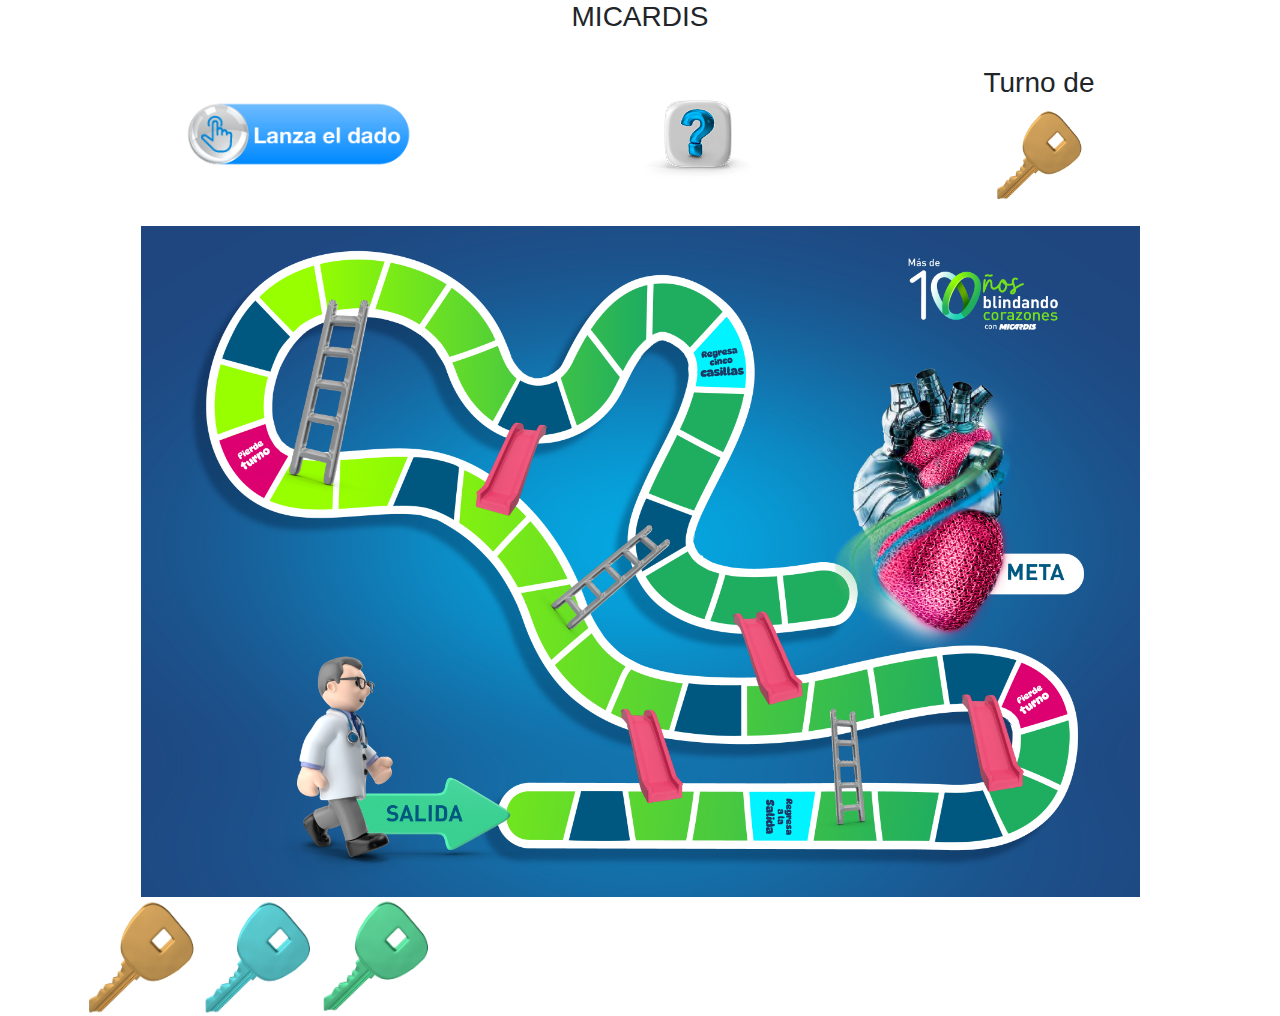
<file: index.html>
<!doctype html>
<html lang="en">

<head>
    <!-- Required meta tags -->
    <meta charset="utf-8">
    <meta name="viewport" content="width=device-width, initial-scale=1, shrink-to-fit=no">

    <!-- Bootstrap CSS -->
    <link rel="stylesheet" href="https://stackpath.bootstrapcdn.com/bootstrap/4.3.1/css/bootstrap.min.css"
        integrity="sha384-ggOyR0iXCbMQv3Xipma34MD+dH/1fQ784/j6cY/iJTQUOhcWr7x9JvoRxT2MZw1T" crossorigin="anonymous">

    <!--SWEETALERT CSS-->
    <link rel="stylesheet" href="./js/sweetalert.js">

    <!-- Main CCS-->
    <link rel="stylesheet" href="./js/main.js">

    <link rel="stylesheet" href="./css/dados.css">

    <title>Dados</title>
</head>

<body>

    <!-- CONTENIDO PRINCIPAL -->
    <div class="container content-main">
        <div class="row justify-content-center text-center">
            <div class="col-12 ">
                <h3>MICARDIS</h3>
            </div>
            <!--  <div class="col-12">
                <p>Lance el dado para</p>
            </div> -->
        </div>
        <div class="row justify-content-center text-center my-4 bloque1">
            <img class="boton" src="./../img/dados/dado.png" onclick="lanzardados()">
            <div class="col-6 text-center">
                <img src="./../img/dados/rand.png" class="dado" id="ImgDado1">
            </div>
            <div>
                <h3 id="turno">Turno de</h3>
                <img class="turnos" id="turnos" src="./../img/dados/llave1.png">
            </div>
        </div>
        <div class="row justify-content-center text-center">
            <div class="col-12 text-center">
                <img src="./../img/dados/micardis-escalera.png" class="tablero">
            </div>

        </div>
        <img src="./img/dados/llave1.png" class="dragme">
        <img src="./img/dados/llave2.png" class="dragme">
        <img src="./img/dados/llave3.png" class="dragme">
    </div>
    <!-- FIN DEL CONTENIDO PRINCIPAL -->

    <!-- JavaScript -->
    <!-- jQuery 3.1.0 -->
    <script src="https://code.jquery.com/jquery-3.1.0.js"></script>
    <!-- Popper JS -->
    <script src="https://cdnjs.cloudflare.com/ajax/libs/popper.js/1.14.7/umd/popper.min.js"
        integrity="sha384-UO2eT0CpHqdSJQ6hJty5KVphtPhzWj9WO1clHTMGa3JDZwrnQq4sF86dIHNDz0W1" crossorigin="anonymous">
    </script>
    <!-- Boostrap JS-->
    <script src="https://stackpath.bootstrapcdn.com/bootstrap/4.3.1/js/bootstrap.min.js"
        integrity="sha384-JjSmVgyd0p3pXB1rRibZUAYoIIy6OrQ6VrjIEaFf/nJGzIxFDsf4x0xIM+B07jRM" crossorigin="anonymous">
    </script>
    <!--SWEET ALERT JS-->
    <script src="./js/sweetalert.js"></script>
    <!-- Main JS-->
    <script src="./js/main.js"></script>

    <script src="./js/dados.js"></script>

</body>

</html>
</file>
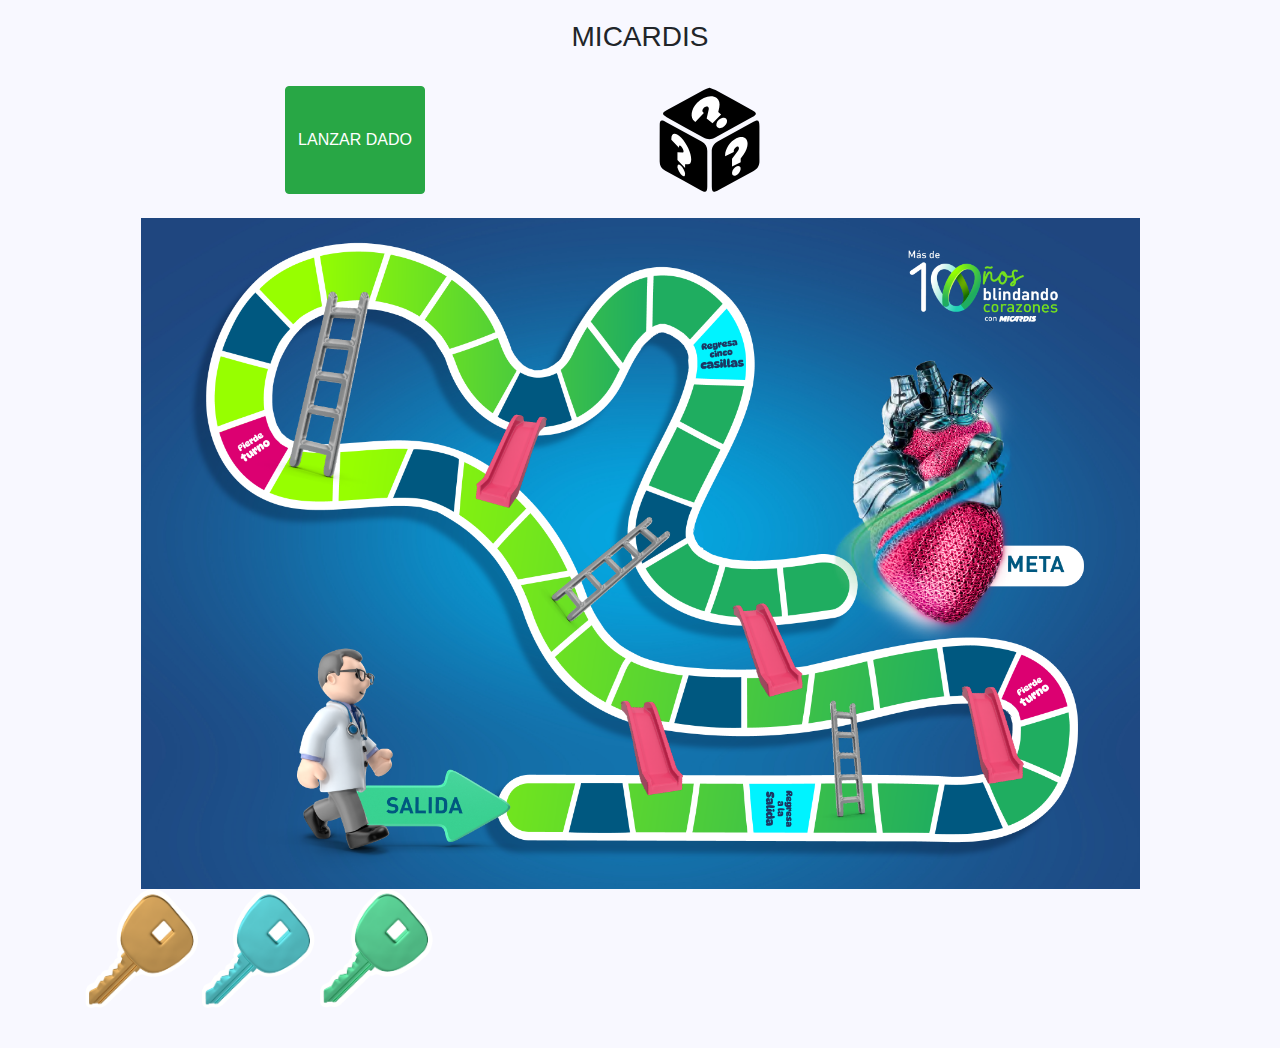
<file: main/dados.html>
<!doctype html>
<html lang="en">

<head>
    <!-- Required meta tags -->
    <meta charset="utf-8">
    <meta name="viewport" content="width=device-width, initial-scale=1, shrink-to-fit=no">

    <!-- Bootstrap CSS -->
    <link rel="stylesheet" href="https://stackpath.bootstrapcdn.com/bootstrap/4.3.1/css/bootstrap.min.css"
        integrity="sha384-ggOyR0iXCbMQv3Xipma34MD+dH/1fQ784/j6cY/iJTQUOhcWr7x9JvoRxT2MZw1T" crossorigin="anonymous">

    <!--SWEETALERT CSS-->
    <link rel="stylesheet" href="../css/sweetalert.css">

    <!-- Main CCS-->
    <link rel="stylesheet" href="../css/main.css">

    <link rel="stylesheet" href="../css/dados.css">

    <title>Dados</title>
</head>

<body>

    <!-- CONTENIDO PRINCIPAL -->
    <div class="container content-main">
        <div class="row justify-content-center text-center">
            <div class="col-12 ">
                <h3>MICARDIS</h3>
            </div>
            <!--  <div class="col-12">
                <p>Lance el dado para</p>
            </div> -->
        </div>
        <div class="row justify-content-center text-center my-4">
            <button class="btn btn-success" onclick="lanzardados()">
                LANZAR DADO
            </button>
            <div class="col-6 text-center">
                <img src="./../img/dados/rand.svg" class="dado" id="ImgDado1">
            </div>
        </div>
        <div class="row justify-content-center text-center">
            <div class="col-12 text-center">
                <img src="./../img/dados/micardis-escalera.png" class="tablero">
            </div>

        </div>
        <img src="./../img/dados/llave1.png" class="dragme">
        <img src="./../img/dados/llave2.png" class="dragme">
        <img src="./../img/dados/llave3.png" class="dragme">
    </div>
    <!-- FIN DEL CONTENIDO PRINCIPAL -->

    <!-- JavaScript -->
    <!-- jQuery 3.1.0 -->
    <script src="https://code.jquery.com/jquery-3.1.0.js"></script>
    <!-- Popper JS -->
    <script src="https://cdnjs.cloudflare.com/ajax/libs/popper.js/1.14.7/umd/popper.min.js"
        integrity="sha384-UO2eT0CpHqdSJQ6hJty5KVphtPhzWj9WO1clHTMGa3JDZwrnQq4sF86dIHNDz0W1" crossorigin="anonymous">
    </script>
    <!-- Boostrap JS-->
    <script src="https://stackpath.bootstrapcdn.com/bootstrap/4.3.1/js/bootstrap.min.js"
        integrity="sha384-JjSmVgyd0p3pXB1rRibZUAYoIIy6OrQ6VrjIEaFf/nJGzIxFDsf4x0xIM+B07jRM" crossorigin="anonymous">
    </script>
    <!--SWEET ALERT JS-->
    <script src="../js/sweetalert.js"></script>
    <!-- Main JS-->
    <script src="../js/main.js"></script>

    <script src="../js/dados.js"></script>

</body>

</html>
</file>
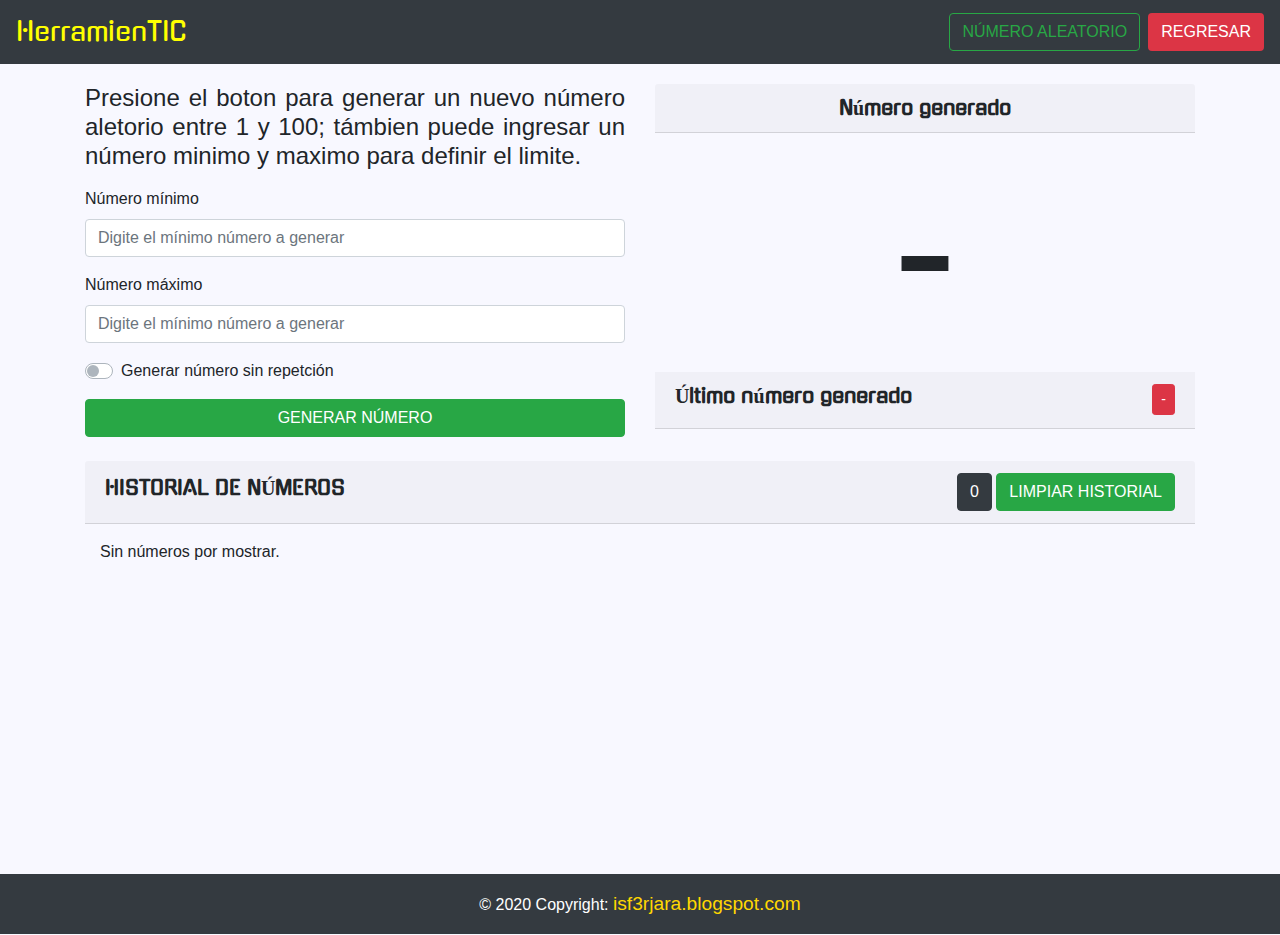
<file: main/num-aleatorio.html>
<!doctype html>
<html lang="en">
    <head>
        <!-- Required meta tags -->
        <meta charset="utf-8">
        <meta name="viewport" content="width=device-width, initial-scale=1, shrink-to-fit=no">

        <!-- Bootstrap CSS -->
        <link rel="stylesheet" href="https://stackpath.bootstrapcdn.com/bootstrap/4.3.1/css/bootstrap.min.css" integrity="sha384-ggOyR0iXCbMQv3Xipma34MD+dH/1fQ784/j6cY/iJTQUOhcWr7x9JvoRxT2MZw1T" crossorigin="anonymous">

        <!--SWEETALERT CSS-->
        <link rel="stylesheet" href="../css/sweetalert.css">
        
        <!-- Main CCS-->
        <link rel="stylesheet" href="../css/main.css">
        <link rel="stylesheet" href="../css/num-aleatorio.css">

        <title>HerramienTIC | Aleatorio</title>
    </head>

    <body>        
        <!-- INICIO DE NAV HERRAMIENTIC -->
        <nav class="navbar bg-dark text-white">
            <a class="navbar-brand">HerramienTIC</a>
            
            <div class="form-inline">
                <button class="btn ml-2 btn-outline-success" > 
                    NÚMERO ALEATORIO
                </button>

                <button class="btn ml-2 bg-danger text-white" id="returnBtn">
                    REGRESAR
                </button>
            </div>   

        </nav>
        <!-- FIN DE NAV HERRAMIENTIC -->

        <!-- CONTENIDO PRINCIPAL -->
        <div class="container content-main">
                    
            <div class="row justify-content-center">
                <div class="col-sm-12 col-md-6">
                    <h4 class="text-justify">
                        Presione el boton para generar un nuevo número aletorio entre 1 y 100; támbien puede ingresar un número minimo y maximo para definir el limite.
                    </h4>
                    <div class="mt-3">
                        <form id="FormAleatorio">

                            <div class="form-group">
                                <label for="MinInput">Número mínimo</label>
                                <input type="text" class="form-control" id="MinInput" aria-describedby="emailHelp" onkeypress="return soloNumeros(event); " placeholder="Digite el mínimo número a generar">                          
                            </div>

                            <div class="form-group">
                                <label for="MaxInput">Número máximo</label>
                                <input type="text" class="form-control" id="MaxInput" aria-describedby="emailHelp" onkeypress="return soloNumeros(event); " placeholder="Digite el mínimo número a generar" >                          
                            </div>

                            <div class="custom-control custom-switch form-group form-check">
                                <input type="checkbox" class="custom-control-input" id="SinRepetir">
                                <label class="custom-control-label" for="SinRepetir">Generar número sin repetción</label>
                            </div>                            

                            <button type="submit" class="btn btn-success btn-block">GENERAR NÚMERO</button>

                        </form>
                    </div>
                </div>

                <div class="col-sm-12 col-md-6">
                    
                    <h5 class="card-header text-center">
                        <b>Número generado</b>
                    </h5>
                    
                    <div class="div text-center">
                        <h1 id="NumGen">
                            -
                        </h1>
                    </div>

                    <div class="card-header d-flex justify-content-between align-items-center">
                        <h5><b>Último número generado</b></h5>
                        <button class="btn btn-danger btn-sm" id="HistoialNum" > - </button>
                    </div>
                </div>

                <div class="col-12 col-sm-12 my-4">
                    <div class="card-header d-flex justify-content-between align-items-center ">
                        <h5 class="">
                            <b>HISTORIAL DE NÚMEROS</b>
                        </h5>
                        <div>
                            <button class="btn btn-dark" id="CantHistory">0</button>
                            <button onclick="reset()" class="btn btn-success">LIMPIAR HISTORIAL</button>
                        </div>
                    </div>
                    
                    <div class="container mt-3" id="historial">
                        Sin números por mostrar.
                    </div>
                </div>
            </div>

        </div>
        <!-- FIN DEL CONTENIDO PRINCIPAL -->


        <!-- INICIO DEL FOOTER -->
        <footer class="page-footer  bg-dark text-white">
            <div class="footer-copyright font-small py-3  text-center"> 
                © 2020 Copyright:
                <a href="https://isf3rjara.blogspot.com/" target="_blank">
                    isf3rjara.blogspot.com
                </a>
            </div>
        </footer>
        <!-- FIN  DEL FOOTER -->


        <!-- JavaScript -->

        <!-- jQuery -->
        <script src="https://code.jquery.com/jquery-3.3.1.slim.min.js" integrity="sha384-q8i/X+965DzO0rT7abK41JStQIAqVgRVzpbzo5smXKp4YfRvH+8abtTE1Pi6jizo" crossorigin="anonymous"></script>

        <!-- Boostrap JS-->
        <script src="https://stackpath.bootstrapcdn.com/bootstrap/4.3.1/js/bootstrap.min.js" integrity="sha384-JjSmVgyd0p3pXB1rRibZUAYoIIy6OrQ6VrjIEaFf/nJGzIxFDsf4x0xIM+B07jRM" crossorigin="anonymous"></script>

        <!-- Popper JS -->
        <script src="https://cdnjs.cloudflare.com/ajax/libs/popper.js/1.14.7/umd/popper.min.js" integrity="sha384-UO2eT0CpHqdSJQ6hJty5KVphtPhzWj9WO1clHTMGa3JDZwrnQq4sF86dIHNDz0W1" crossorigin="anonymous"></script>        

        <!--SWEETALERT JS-->
        <script src="../js/sweetalert.js"></script>

        <!-- Main JS-->
        <script src="../js/main.js"></script>
        <script src="../js/num-aleatorio.js"></script>

    </body>
</html>
</file>
<file: css/dados.css>
.dado {
    width: 20%;
}

.bloque1 {
    display: flex;
    align-items: center;
}

.boton {
    width: 20%;
    height: 20%;
    cursor: pointer;
    overflow: hidden;

}

.turnos {
    width: 91px;
    height: 95px;
}

.boton:hover {
    -webkit-transform: scale(1.3);
    transform: scale(1.3);
}

.tablero {
    width: 90%;
}

.dragme {
    position: relative;
    width: 113px;
    height: 119px;
    cursor: move;
}

#draggable {
    background-color: #ccc;
    border: 1px solid #000;
}
</file>
<file: css/sweetalert.css>
.swal2-popup.swal2-toast {
    flex-direction: row;
    align-items: center;
    width: auto;
    padding: 0.625em;
    overflow-y: hidden;
    background: #fff;
    box-shadow: 0 0 0.625em #d9d9d9;
  }
  .swal2-popup.swal2-toast .swal2-header {
    flex-direction: row;
  }
  .swal2-popup.swal2-toast .swal2-title {
    flex-grow: 1;
    justify-content: flex-start;
    margin: 0 0.6em;
    font-size: 1em;
  }
  .swal2-popup.swal2-toast .swal2-footer {
    margin: 0.5em 0 0;
    padding: 0.5em 0 0;
    font-size: 0.8em;
  }
  .swal2-popup.swal2-toast .swal2-close {
    position: static;
    width: 0.8em;
    height: 0.8em;
    line-height: 0.8;
  }
  .swal2-popup.swal2-toast .swal2-content {
    justify-content: flex-start;
    font-size: 1em;
  }
  .swal2-popup.swal2-toast .swal2-icon {
    width: 2em;
    min-width: 2em;
    height: 2em;
    margin: 0;
  }
  .swal2-popup.swal2-toast .swal2-icon .swal2-icon-content {
    display: flex;
    align-items: center;
    font-size: 1.8em;
    font-weight: bold;
  }
  @media all and (-ms-high-contrast: none), (-ms-high-contrast: active) {
    .swal2-popup.swal2-toast .swal2-icon .swal2-icon-content {
      font-size: 0.25em;
    }
  }
  .swal2-popup.swal2-toast .swal2-icon.swal2-success .swal2-success-ring {
    width: 2em;
    height: 2em;
  }
  .swal2-popup.swal2-toast .swal2-icon.swal2-error [class^=swal2-x-mark-line] {
    top: 0.875em;
    width: 1.375em;
  }
  .swal2-popup.swal2-toast .swal2-icon.swal2-error [class^=swal2-x-mark-line][class$=left] {
    left: 0.3125em;
  }
  .swal2-popup.swal2-toast .swal2-icon.swal2-error [class^=swal2-x-mark-line][class$=right] {
    right: 0.3125em;
  }
  .swal2-popup.swal2-toast .swal2-actions {
    flex-basis: auto !important;
    width: auto;
    height: auto;
    margin: 0 0.3125em;
  }
  .swal2-popup.swal2-toast .swal2-styled {
    margin: 0 0.3125em;
    padding: 0.3125em 0.625em;
    font-size: 1em;
  }
  .swal2-popup.swal2-toast .swal2-styled:focus {
    box-shadow: 0 0 0 1px #fff, 0 0 0 3px rgba(50, 100, 150, 0.4);
  }
  .swal2-popup.swal2-toast .swal2-success {
    border-color: #a5dc86;
  }
  .swal2-popup.swal2-toast .swal2-success [class^=swal2-success-circular-line] {
    position: absolute;
    width: 1.6em;
    height: 3em;
    transform: rotate(45deg);
    border-radius: 50%;
  }
  .swal2-popup.swal2-toast .swal2-success [class^=swal2-success-circular-line][class$=left] {
    top: -0.8em;
    left: -0.5em;
    transform: rotate(-45deg);
    transform-origin: 2em 2em;
    border-radius: 4em 0 0 4em;
  }
  .swal2-popup.swal2-toast .swal2-success [class^=swal2-success-circular-line][class$=right] {
    top: -0.25em;
    left: 0.9375em;
    transform-origin: 0 1.5em;
    border-radius: 0 4em 4em 0;
  }
  .swal2-popup.swal2-toast .swal2-success .swal2-success-ring {
    width: 2em;
    height: 2em;
  }
  .swal2-popup.swal2-toast .swal2-success .swal2-success-fix {
    top: 0;
    left: 0.4375em;
    width: 0.4375em;
    height: 2.6875em;
  }
  .swal2-popup.swal2-toast .swal2-success [class^=swal2-success-line] {
    height: 0.3125em;
  }
  .swal2-popup.swal2-toast .swal2-success [class^=swal2-success-line][class$=tip] {
    top: 1.125em;
    left: 0.1875em;
    width: 0.75em;
  }
  .swal2-popup.swal2-toast .swal2-success [class^=swal2-success-line][class$=long] {
    top: 0.9375em;
    right: 0.1875em;
    width: 1.375em;
  }
  .swal2-popup.swal2-toast .swal2-success.swal2-icon-show .swal2-success-line-tip {
    -webkit-animation: swal2-toast-animate-success-line-tip 0.75s;
            animation: swal2-toast-animate-success-line-tip 0.75s;
  }
  .swal2-popup.swal2-toast .swal2-success.swal2-icon-show .swal2-success-line-long {
    -webkit-animation: swal2-toast-animate-success-line-long 0.75s;
            animation: swal2-toast-animate-success-line-long 0.75s;
  }
  .swal2-popup.swal2-toast.swal2-show {
    -webkit-animation: swal2-toast-show 0.5s;
            animation: swal2-toast-show 0.5s;
  }
  .swal2-popup.swal2-toast.swal2-hide {
    -webkit-animation: swal2-toast-hide 0.1s forwards;
            animation: swal2-toast-hide 0.1s forwards;
  }
  
  .swal2-container {
    display: flex;
    position: fixed;
    z-index: 1060;
    top: 0;
    right: 0;
    bottom: 0;
    left: 0;
    flex-direction: row;
    align-items: center;
    justify-content: center;
    padding: 0.625em;
    overflow-x: hidden;
    transition: background-color 0.1s;
    -webkit-overflow-scrolling: touch;
  }
  .swal2-container.swal2-backdrop-show, .swal2-container.swal2-noanimation {
    background: rgba(0, 0, 0, 0.4);
  }
  .swal2-container.swal2-backdrop-hide {
    background: transparent !important;
  }
  .swal2-container.swal2-top {
    align-items: flex-start;
  }
  .swal2-container.swal2-top-start, .swal2-container.swal2-top-left {
    align-items: flex-start;
    justify-content: flex-start;
  }
  .swal2-container.swal2-top-end, .swal2-container.swal2-top-right {
    align-items: flex-start;
    justify-content: flex-end;
  }
  .swal2-container.swal2-center {
    align-items: center;
  }
  .swal2-container.swal2-center-start, .swal2-container.swal2-center-left {
    align-items: center;
    justify-content: flex-start;
  }
  .swal2-container.swal2-center-end, .swal2-container.swal2-center-right {
    align-items: center;
    justify-content: flex-end;
  }
  .swal2-container.swal2-bottom {
    align-items: flex-end;
  }
  .swal2-container.swal2-bottom-start, .swal2-container.swal2-bottom-left {
    align-items: flex-end;
    justify-content: flex-start;
  }
  .swal2-container.swal2-bottom-end, .swal2-container.swal2-bottom-right {
    align-items: flex-end;
    justify-content: flex-end;
  }
  .swal2-container.swal2-bottom > :first-child, .swal2-container.swal2-bottom-start > :first-child, .swal2-container.swal2-bottom-left > :first-child, .swal2-container.swal2-bottom-end > :first-child, .swal2-container.swal2-bottom-right > :first-child {
    margin-top: auto;
  }
  .swal2-container.swal2-grow-fullscreen > .swal2-modal {
    display: flex !important;
    flex: 1;
    align-self: stretch;
    justify-content: center;
  }
  .swal2-container.swal2-grow-row > .swal2-modal {
    display: flex !important;
    flex: 1;
    align-content: center;
    justify-content: center;
  }
  .swal2-container.swal2-grow-column {
    flex: 1;
    flex-direction: column;
  }
  .swal2-container.swal2-grow-column.swal2-top, .swal2-container.swal2-grow-column.swal2-center, .swal2-container.swal2-grow-column.swal2-bottom {
    align-items: center;
  }
  .swal2-container.swal2-grow-column.swal2-top-start, .swal2-container.swal2-grow-column.swal2-center-start, .swal2-container.swal2-grow-column.swal2-bottom-start, .swal2-container.swal2-grow-column.swal2-top-left, .swal2-container.swal2-grow-column.swal2-center-left, .swal2-container.swal2-grow-column.swal2-bottom-left {
    align-items: flex-start;
  }
  .swal2-container.swal2-grow-column.swal2-top-end, .swal2-container.swal2-grow-column.swal2-center-end, .swal2-container.swal2-grow-column.swal2-bottom-end, .swal2-container.swal2-grow-column.swal2-top-right, .swal2-container.swal2-grow-column.swal2-center-right, .swal2-container.swal2-grow-column.swal2-bottom-right {
    align-items: flex-end;
  }
  .swal2-container.swal2-grow-column > .swal2-modal {
    display: flex !important;
    flex: 1;
    align-content: center;
    justify-content: center;
  }
  .swal2-container.swal2-no-transition {
    transition: none !important;
  }
  .swal2-container:not(.swal2-top):not(.swal2-top-start):not(.swal2-top-end):not(.swal2-top-left):not(.swal2-top-right):not(.swal2-center-start):not(.swal2-center-end):not(.swal2-center-left):not(.swal2-center-right):not(.swal2-bottom):not(.swal2-bottom-start):not(.swal2-bottom-end):not(.swal2-bottom-left):not(.swal2-bottom-right):not(.swal2-grow-fullscreen) > .swal2-modal {
    margin: auto;
  }
  @media all and (-ms-high-contrast: none), (-ms-high-contrast: active) {
    .swal2-container .swal2-modal {
      margin: 0 !important;
    }
  }
  
  .swal2-popup {
    display: none;
    position: relative;
    box-sizing: border-box;
    flex-direction: column;
    justify-content: center;
    width: 32em;
    max-width: 100%;
    padding: 1.25em;
    border: none;
    border-radius: 0.3125em;
    background: #fff;
    font-family: inherit;
    font-size: 1rem;
  }
  .swal2-popup:focus {
    outline: none;
  }
  .swal2-popup.swal2-loading {
    overflow-y: hidden;
  }
  
  .swal2-header {
    display: flex;
    flex-direction: column;
    align-items: center;
  }
  
  .swal2-title {
    position: relative;
    max-width: 100%;
    margin: 0 0 0.4em;
    padding: 0;
    color: #595959;
    font-size: 1.875em;
    font-weight: 600;
    text-align: center;
    text-transform: none;
    word-wrap: break-word;
  }
  
  .swal2-actions {
    display: flex;
    z-index: 1;
    flex-wrap: wrap;
    align-items: center;
    justify-content: center;
    width: 100%;
    margin: 1.25em auto 0;
  }
  .swal2-actions:not(.swal2-loading) .swal2-styled[disabled] {
    opacity: 0.4;
  }
  .swal2-actions:not(.swal2-loading) .swal2-styled:hover {
    background-image: linear-gradient(rgba(0, 0, 0, 0.1), rgba(0, 0, 0, 0.1));
  }
  .swal2-actions:not(.swal2-loading) .swal2-styled:active {
    background-image: linear-gradient(rgba(0, 0, 0, 0.2), rgba(0, 0, 0, 0.2));
  }
  .swal2-actions.swal2-loading .swal2-styled.swal2-confirm {
    box-sizing: border-box;
    width: 2.5em;
    height: 2.5em;
    margin: 0.46875em;
    padding: 0;
    -webkit-animation: swal2-rotate-loading 1.5s linear 0s infinite normal;
            animation: swal2-rotate-loading 1.5s linear 0s infinite normal;
    border: 0.25em solid transparent;
    border-radius: 100%;
    border-color: transparent;
    background-color: transparent !important;
    color: transparent !important;
    cursor: default;
    -webkit-user-select: none;
       -moz-user-select: none;
        -ms-user-select: none;
            user-select: none;
  }
  .swal2-actions.swal2-loading .swal2-styled.swal2-cancel {
    margin-right: 30px;
    margin-left: 30px;
  }
  .swal2-actions.swal2-loading :not(.swal2-styled).swal2-confirm::after {
    content: "";
    display: inline-block;
    width: 15px;
    height: 15px;
    margin-left: 5px;
    -webkit-animation: swal2-rotate-loading 1.5s linear 0s infinite normal;
            animation: swal2-rotate-loading 1.5s linear 0s infinite normal;
    border: 3px solid #999999;
    border-radius: 50%;
    border-right-color: transparent;
    box-shadow: 1px 1px 1px #fff;
  }
  
  .swal2-styled {
    margin: 0.3125em;
    padding: 0.625em 2em;
    box-shadow: none;
    font-weight: 500;
  }
  .swal2-styled:not([disabled]) {
    cursor: pointer;
  }
  .swal2-styled.swal2-confirm {
    border: 0;
    border-radius: 0.25em;
    background: initial;
    background-color: #3085d6;
    color: #fff;
    font-size: 1.0625em;
  }
  .swal2-styled.swal2-cancel {
    border: 0;
    border-radius: 0.25em;
    background: initial;
    background-color: #aaa;
    color: #fff;
    font-size: 1.0625em;
  }
  .swal2-styled:focus {
    outline: none;
    box-shadow: 0 0 0 1px #fff, 0 0 0 3px rgba(50, 100, 150, 0.4);
  }
  .swal2-styled::-moz-focus-inner {
    border: 0;
  }
  
  .swal2-footer {
    justify-content: center;
    margin: 1.25em 0 0;
    padding: 1em 0 0;
    border-top: 1px solid #eee;
    color: #545454;
    font-size: 1em;
  }
  
  .swal2-timer-progress-bar-container {
    position: absolute;
    right: 0;
    bottom: 0;
    left: 0;
    height: 0.25em;
    overflow: hidden;
    border-bottom-right-radius: 0.3125em;
    border-bottom-left-radius: 0.3125em;
  }
  
  .swal2-timer-progress-bar {
    width: 100%;
    height: 0.25em;
    background: rgba(0, 0, 0, 0.2);
  }
  
  .swal2-image {
    max-width: 100%;
    margin: 1.25em auto;
  }
  
  .swal2-close {
    position: absolute;
    z-index: 2;
    top: 0;
    right: 0;
    align-items: center;
    justify-content: center;
    width: 1.2em;
    height: 1.2em;
    padding: 0;
    overflow: hidden;
    transition: color 0.1s ease-out;
    border: none;
    border-radius: 0;
    background: transparent;
    color: #cccccc;
    font-family: serif;
    font-size: 2.5em;
    line-height: 1.2;
    cursor: pointer;
  }
  .swal2-close:hover {
    transform: none;
    background: transparent;
    color: #f27474;
  }
  .swal2-close::-moz-focus-inner {
    border: 0;
  }
  
  .swal2-content {
    z-index: 1;
    justify-content: center;
    margin: 0;
    padding: 0;
    color: #545454;
    font-size: 1.125em;
    font-weight: normal;
    line-height: normal;
    text-align: center;
    word-wrap: break-word;
  }
  
  .swal2-input,
  .swal2-file,
  .swal2-textarea,
  .swal2-select,
  .swal2-radio,
  .swal2-checkbox {
    margin: 1em auto;
  }
  
  .swal2-input,
  .swal2-file,
  .swal2-textarea {
    box-sizing: border-box;
    width: 100%;
    transition: border-color 0.3s, box-shadow 0.3s;
    border: 1px solid #d9d9d9;
    border-radius: 0.1875em;
    background: inherit;
    box-shadow: inset 0 1px 1px rgba(0, 0, 0, 0.06);
    color: inherit;
    font-size: 1.125em;
  }
  .swal2-input.swal2-inputerror,
  .swal2-file.swal2-inputerror,
  .swal2-textarea.swal2-inputerror {
    border-color: #f27474 !important;
    box-shadow: 0 0 2px #f27474 !important;
  }
  .swal2-input:focus,
  .swal2-file:focus,
  .swal2-textarea:focus {
    border: 1px solid #b4dbed;
    outline: none;
    box-shadow: 0 0 3px #c4e6f5;
  }
  .swal2-input::-webkit-input-placeholder, .swal2-file::-webkit-input-placeholder, .swal2-textarea::-webkit-input-placeholder {
    color: #cccccc;
  }
  .swal2-input::-moz-placeholder, .swal2-file::-moz-placeholder, .swal2-textarea::-moz-placeholder {
    color: #cccccc;
  }
  .swal2-input:-ms-input-placeholder, .swal2-file:-ms-input-placeholder, .swal2-textarea:-ms-input-placeholder {
    color: #cccccc;
  }
  .swal2-input::-ms-input-placeholder, .swal2-file::-ms-input-placeholder, .swal2-textarea::-ms-input-placeholder {
    color: #cccccc;
  }
  .swal2-input::placeholder,
  .swal2-file::placeholder,
  .swal2-textarea::placeholder {
    color: #cccccc;
  }
  
  .swal2-range {
    margin: 1em auto;
    background: #fff;
  }
  .swal2-range input {
    width: 80%;
  }
  .swal2-range output {
    width: 20%;
    color: inherit;
    font-weight: 600;
    text-align: center;
  }
  .swal2-range input,
  .swal2-range output {
    height: 2.625em;
    padding: 0;
    font-size: 1.125em;
    line-height: 2.625em;
  }
  
  .swal2-input {
    height: 2.625em;
    padding: 0 0.75em;
  }
  .swal2-input[type=number] {
    max-width: 10em;
  }
  
  .swal2-file {
    background: inherit;
    font-size: 1.125em;
  }
  
  .swal2-textarea {
    height: 6.75em;
    padding: 0.75em;
  }
  
  .swal2-select {
    min-width: 50%;
    max-width: 100%;
    padding: 0.375em 0.625em;
    background: inherit;
    color: inherit;
    font-size: 1.125em;
  }
  
  .swal2-radio,
  .swal2-checkbox {
    align-items: center;
    justify-content: center;
    background: #fff;
    color: inherit;
  }
  .swal2-radio label,
  .swal2-checkbox label {
    margin: 0 0.6em;
    font-size: 1.125em;
  }
  .swal2-radio input,
  .swal2-checkbox input {
    margin: 0 0.4em;
  }
  
  .swal2-validation-message {
    display: none;
    align-items: center;
    justify-content: center;
    padding: 0.625em;
    overflow: hidden;
    background: #f0f0f0;
    color: #666666;
    font-size: 1em;
    font-weight: 300;
  }
  .swal2-validation-message::before {
    content: "!";
    display: inline-block;
    width: 1.5em;
    min-width: 1.5em;
    height: 1.5em;
    margin: 0 0.625em;
    border-radius: 50%;
    background-color: #f27474;
    color: #fff;
    font-weight: 600;
    line-height: 1.5em;
    text-align: center;
  }
  
  .swal2-icon {
    position: relative;
    box-sizing: content-box;
    justify-content: center;
    width: 5em;
    height: 5em;
    margin: 1.25em auto 1.875em;
    border: 0.25em solid transparent;
    border-radius: 50%;
    font-family: inherit;
    line-height: 5em;
    cursor: default;
    -webkit-user-select: none;
       -moz-user-select: none;
        -ms-user-select: none;
            user-select: none;
  }
  .swal2-icon .swal2-icon-content {
    display: flex;
    align-items: center;
    font-size: 3.75em;
  }
  .swal2-icon.swal2-error {
    border-color: #f27474;
    color: #f27474;
  }
  .swal2-icon.swal2-error .swal2-x-mark {
    position: relative;
    flex-grow: 1;
  }
  .swal2-icon.swal2-error [class^=swal2-x-mark-line] {
    display: block;
    position: absolute;
    top: 2.3125em;
    width: 2.9375em;
    height: 0.3125em;
    border-radius: 0.125em;
    background-color: #f27474;
  }
  .swal2-icon.swal2-error [class^=swal2-x-mark-line][class$=left] {
    left: 1.0625em;
    transform: rotate(45deg);
  }
  .swal2-icon.swal2-error [class^=swal2-x-mark-line][class$=right] {
    right: 1em;
    transform: rotate(-45deg);
  }
  .swal2-icon.swal2-error.swal2-icon-show {
    -webkit-animation: swal2-animate-error-icon 0.5s;
            animation: swal2-animate-error-icon 0.5s;
  }
  .swal2-icon.swal2-error.swal2-icon-show .swal2-x-mark {
    -webkit-animation: swal2-animate-error-x-mark 0.5s;
            animation: swal2-animate-error-x-mark 0.5s;
  }
  .swal2-icon.swal2-warning {
    border-color: #facea8;
    color: #f8bb86;
  }
  .swal2-icon.swal2-info {
    border-color: #9de0f6;
    color: #3fc3ee;
  }
  .swal2-icon.swal2-question {
    border-color: #c9dae1;
    color: #87adbd;
  }
  .swal2-icon.swal2-success {
    border-color: #a5dc86;
    color: #a5dc86;
  }
  .swal2-icon.swal2-success [class^=swal2-success-circular-line] {
    position: absolute;
    width: 3.75em;
    height: 7.5em;
    transform: rotate(45deg);
    border-radius: 50%;
  }
  .swal2-icon.swal2-success [class^=swal2-success-circular-line][class$=left] {
    top: -0.4375em;
    left: -2.0635em;
    transform: rotate(-45deg);
    transform-origin: 3.75em 3.75em;
    border-radius: 7.5em 0 0 7.5em;
  }
  .swal2-icon.swal2-success [class^=swal2-success-circular-line][class$=right] {
    top: -0.6875em;
    left: 1.875em;
    transform: rotate(-45deg);
    transform-origin: 0 3.75em;
    border-radius: 0 7.5em 7.5em 0;
  }
  .swal2-icon.swal2-success .swal2-success-ring {
    position: absolute;
    z-index: 2;
    top: -0.25em;
    left: -0.25em;
    box-sizing: content-box;
    width: 100%;
    height: 100%;
    border: 0.25em solid rgba(165, 220, 134, 0.3);
    border-radius: 50%;
  }
  .swal2-icon.swal2-success .swal2-success-fix {
    position: absolute;
    z-index: 1;
    top: 0.5em;
    left: 1.625em;
    width: 0.4375em;
    height: 5.625em;
    transform: rotate(-45deg);
  }
  .swal2-icon.swal2-success [class^=swal2-success-line] {
    display: block;
    position: absolute;
    z-index: 2;
    height: 0.3125em;
    border-radius: 0.125em;
    background-color: #a5dc86;
  }
  .swal2-icon.swal2-success [class^=swal2-success-line][class$=tip] {
    top: 2.875em;
    left: 0.8125em;
    width: 1.5625em;
    transform: rotate(45deg);
  }
  .swal2-icon.swal2-success [class^=swal2-success-line][class$=long] {
    top: 2.375em;
    right: 0.5em;
    width: 2.9375em;
    transform: rotate(-45deg);
  }
  .swal2-icon.swal2-success.swal2-icon-show .swal2-success-line-tip {
    -webkit-animation: swal2-animate-success-line-tip 0.75s;
            animation: swal2-animate-success-line-tip 0.75s;
  }
  .swal2-icon.swal2-success.swal2-icon-show .swal2-success-line-long {
    -webkit-animation: swal2-animate-success-line-long 0.75s;
            animation: swal2-animate-success-line-long 0.75s;
  }
  .swal2-icon.swal2-success.swal2-icon-show .swal2-success-circular-line-right {
    -webkit-animation: swal2-rotate-success-circular-line 4.25s ease-in;
            animation: swal2-rotate-success-circular-line 4.25s ease-in;
  }
  
  .swal2-progress-steps {
    align-items: center;
    margin: 0 0 1.25em;
    padding: 0;
    background: inherit;
    font-weight: 600;
  }
  .swal2-progress-steps li {
    display: inline-block;
    position: relative;
  }
  .swal2-progress-steps .swal2-progress-step {
    z-index: 20;
    width: 2em;
    height: 2em;
    border-radius: 2em;
    background: #3085d6;
    color: #fff;
    line-height: 2em;
    text-align: center;
  }
  .swal2-progress-steps .swal2-progress-step.swal2-active-progress-step {
    background: #3085d6;
  }
  .swal2-progress-steps .swal2-progress-step.swal2-active-progress-step ~ .swal2-progress-step {
    background: #add8e6;
    color: #fff;
  }
  .swal2-progress-steps .swal2-progress-step.swal2-active-progress-step ~ .swal2-progress-step-line {
    background: #add8e6;
  }
  .swal2-progress-steps .swal2-progress-step-line {
    z-index: 10;
    width: 2.5em;
    height: 0.4em;
    margin: 0 -1px;
    background: #3085d6;
  }
  
  [class^=swal2] {
    -webkit-tap-highlight-color: transparent;
  }
  
  .swal2-show {
    -webkit-animation: swal2-show 0.3s;
            animation: swal2-show 0.3s;
  }
  
  .swal2-hide {
    -webkit-animation: swal2-hide 0.15s forwards;
            animation: swal2-hide 0.15s forwards;
  }
  
  .swal2-noanimation {
    transition: none;
  }
  
  .swal2-scrollbar-measure {
    position: absolute;
    top: -9999px;
    width: 50px;
    height: 50px;
    overflow: scroll;
  }
  
  .swal2-rtl .swal2-close {
    right: auto;
    left: 0;
  }
  .swal2-rtl .swal2-timer-progress-bar {
    right: 0;
    left: auto;
  }
  
  @supports (-ms-accelerator: true) {
    .swal2-range input {
      width: 100% !important;
    }
    .swal2-range output {
      display: none;
    }
  }
  @media all and (-ms-high-contrast: none), (-ms-high-contrast: active) {
    .swal2-range input {
      width: 100% !important;
    }
    .swal2-range output {
      display: none;
    }
  }
  @-moz-document url-prefix() {
    .swal2-close:focus {
      outline: 2px solid rgba(50, 100, 150, 0.4);
    }
  }
  @-webkit-keyframes swal2-toast-show {
    0% {
      transform: translateY(-0.625em) rotateZ(2deg);
    }
    33% {
      transform: translateY(0) rotateZ(-2deg);
    }
    66% {
      transform: translateY(0.3125em) rotateZ(2deg);
    }
    100% {
      transform: translateY(0) rotateZ(0deg);
    }
  }
  @keyframes swal2-toast-show {
    0% {
      transform: translateY(-0.625em) rotateZ(2deg);
    }
    33% {
      transform: translateY(0) rotateZ(-2deg);
    }
    66% {
      transform: translateY(0.3125em) rotateZ(2deg);
    }
    100% {
      transform: translateY(0) rotateZ(0deg);
    }
  }
  @-webkit-keyframes swal2-toast-hide {
    100% {
      transform: rotateZ(1deg);
      opacity: 0;
    }
  }
  @keyframes swal2-toast-hide {
    100% {
      transform: rotateZ(1deg);
      opacity: 0;
    }
  }
  @-webkit-keyframes swal2-toast-animate-success-line-tip {
    0% {
      top: 0.5625em;
      left: 0.0625em;
      width: 0;
    }
    54% {
      top: 0.125em;
      left: 0.125em;
      width: 0;
    }
    70% {
      top: 0.625em;
      left: -0.25em;
      width: 1.625em;
    }
    84% {
      top: 1.0625em;
      left: 0.75em;
      width: 0.5em;
    }
    100% {
      top: 1.125em;
      left: 0.1875em;
      width: 0.75em;
    }
  }
  @keyframes swal2-toast-animate-success-line-tip {
    0% {
      top: 0.5625em;
      left: 0.0625em;
      width: 0;
    }
    54% {
      top: 0.125em;
      left: 0.125em;
      width: 0;
    }
    70% {
      top: 0.625em;
      left: -0.25em;
      width: 1.625em;
    }
    84% {
      top: 1.0625em;
      left: 0.75em;
      width: 0.5em;
    }
    100% {
      top: 1.125em;
      left: 0.1875em;
      width: 0.75em;
    }
  }
  @-webkit-keyframes swal2-toast-animate-success-line-long {
    0% {
      top: 1.625em;
      right: 1.375em;
      width: 0;
    }
    65% {
      top: 1.25em;
      right: 0.9375em;
      width: 0;
    }
    84% {
      top: 0.9375em;
      right: 0;
      width: 1.125em;
    }
    100% {
      top: 0.9375em;
      right: 0.1875em;
      width: 1.375em;
    }
  }
  @keyframes swal2-toast-animate-success-line-long {
    0% {
      top: 1.625em;
      right: 1.375em;
      width: 0;
    }
    65% {
      top: 1.25em;
      right: 0.9375em;
      width: 0;
    }
    84% {
      top: 0.9375em;
      right: 0;
      width: 1.125em;
    }
    100% {
      top: 0.9375em;
      right: 0.1875em;
      width: 1.375em;
    }
  }
  @-webkit-keyframes swal2-show {
    0% {
      transform: scale(0.7);
    }
    45% {
      transform: scale(1.05);
    }
    80% {
      transform: scale(0.95);
    }
    100% {
      transform: scale(1);
    }
  }
  @keyframes swal2-show {
    0% {
      transform: scale(0.7);
    }
    45% {
      transform: scale(1.05);
    }
    80% {
      transform: scale(0.95);
    }
    100% {
      transform: scale(1);
    }
  }
  @-webkit-keyframes swal2-hide {
    0% {
      transform: scale(1);
      opacity: 1;
    }
    100% {
      transform: scale(0.5);
      opacity: 0;
    }
  }
  @keyframes swal2-hide {
    0% {
      transform: scale(1);
      opacity: 1;
    }
    100% {
      transform: scale(0.5);
      opacity: 0;
    }
  }
  @-webkit-keyframes swal2-animate-success-line-tip {
    0% {
      top: 1.1875em;
      left: 0.0625em;
      width: 0;
    }
    54% {
      top: 1.0625em;
      left: 0.125em;
      width: 0;
    }
    70% {
      top: 2.1875em;
      left: -0.375em;
      width: 3.125em;
    }
    84% {
      top: 3em;
      left: 1.3125em;
      width: 1.0625em;
    }
    100% {
      top: 2.8125em;
      left: 0.8125em;
      width: 1.5625em;
    }
  }
  @keyframes swal2-animate-success-line-tip {
    0% {
      top: 1.1875em;
      left: 0.0625em;
      width: 0;
    }
    54% {
      top: 1.0625em;
      left: 0.125em;
      width: 0;
    }
    70% {
      top: 2.1875em;
      left: -0.375em;
      width: 3.125em;
    }
    84% {
      top: 3em;
      left: 1.3125em;
      width: 1.0625em;
    }
    100% {
      top: 2.8125em;
      left: 0.8125em;
      width: 1.5625em;
    }
  }
  @-webkit-keyframes swal2-animate-success-line-long {
    0% {
      top: 3.375em;
      right: 2.875em;
      width: 0;
    }
    65% {
      top: 3.375em;
      right: 2.875em;
      width: 0;
    }
    84% {
      top: 2.1875em;
      right: 0;
      width: 3.4375em;
    }
    100% {
      top: 2.375em;
      right: 0.5em;
      width: 2.9375em;
    }
  }
  @keyframes swal2-animate-success-line-long {
    0% {
      top: 3.375em;
      right: 2.875em;
      width: 0;
    }
    65% {
      top: 3.375em;
      right: 2.875em;
      width: 0;
    }
    84% {
      top: 2.1875em;
      right: 0;
      width: 3.4375em;
    }
    100% {
      top: 2.375em;
      right: 0.5em;
      width: 2.9375em;
    }
  }
  @-webkit-keyframes swal2-rotate-success-circular-line {
    0% {
      transform: rotate(-45deg);
    }
    5% {
      transform: rotate(-45deg);
    }
    12% {
      transform: rotate(-405deg);
    }
    100% {
      transform: rotate(-405deg);
    }
  }
  @keyframes swal2-rotate-success-circular-line {
    0% {
      transform: rotate(-45deg);
    }
    5% {
      transform: rotate(-45deg);
    }
    12% {
      transform: rotate(-405deg);
    }
    100% {
      transform: rotate(-405deg);
    }
  }
  @-webkit-keyframes swal2-animate-error-x-mark {
    0% {
      margin-top: 1.625em;
      transform: scale(0.4);
      opacity: 0;
    }
    50% {
      margin-top: 1.625em;
      transform: scale(0.4);
      opacity: 0;
    }
    80% {
      margin-top: -0.375em;
      transform: scale(1.15);
    }
    100% {
      margin-top: 0;
      transform: scale(1);
      opacity: 1;
    }
  }
  @keyframes swal2-animate-error-x-mark {
    0% {
      margin-top: 1.625em;
      transform: scale(0.4);
      opacity: 0;
    }
    50% {
      margin-top: 1.625em;
      transform: scale(0.4);
      opacity: 0;
    }
    80% {
      margin-top: -0.375em;
      transform: scale(1.15);
    }
    100% {
      margin-top: 0;
      transform: scale(1);
      opacity: 1;
    }
  }
  @-webkit-keyframes swal2-animate-error-icon {
    0% {
      transform: rotateX(100deg);
      opacity: 0;
    }
    100% {
      transform: rotateX(0deg);
      opacity: 1;
    }
  }
  @keyframes swal2-animate-error-icon {
    0% {
      transform: rotateX(100deg);
      opacity: 0;
    }
    100% {
      transform: rotateX(0deg);
      opacity: 1;
    }
  }
  @-webkit-keyframes swal2-rotate-loading {
    0% {
      transform: rotate(0deg);
    }
    100% {
      transform: rotate(360deg);
    }
  }
  @keyframes swal2-rotate-loading {
    0% {
      transform: rotate(0deg);
    }
    100% {
      transform: rotate(360deg);
    }
  }
  body.swal2-shown:not(.swal2-no-backdrop):not(.swal2-toast-shown) {
    overflow: hidden;
  }
  body.swal2-height-auto {
    height: auto !important;
  }
  body.swal2-no-backdrop .swal2-container {
    top: auto;
    right: auto;
    bottom: auto;
    left: auto;
    max-width: calc(100% - 0.625em * 2);
    background-color: transparent !important;
  }
  body.swal2-no-backdrop .swal2-container > .swal2-modal {
    box-shadow: 0 0 10px rgba(0, 0, 0, 0.4);
  }
  body.swal2-no-backdrop .swal2-container.swal2-top {
    top: 0;
    left: 50%;
    transform: translateX(-50%);
  }
  body.swal2-no-backdrop .swal2-container.swal2-top-start, body.swal2-no-backdrop .swal2-container.swal2-top-left {
    top: 0;
    left: 0;
  }
  body.swal2-no-backdrop .swal2-container.swal2-top-end, body.swal2-no-backdrop .swal2-container.swal2-top-right {
    top: 0;
    right: 0;
  }
  body.swal2-no-backdrop .swal2-container.swal2-center {
    top: 50%;
    left: 50%;
    transform: translate(-50%, -50%);
  }
  body.swal2-no-backdrop .swal2-container.swal2-center-start, body.swal2-no-backdrop .swal2-container.swal2-center-left {
    top: 50%;
    left: 0;
    transform: translateY(-50%);
  }
  body.swal2-no-backdrop .swal2-container.swal2-center-end, body.swal2-no-backdrop .swal2-container.swal2-center-right {
    top: 50%;
    right: 0;
    transform: translateY(-50%);
  }
  body.swal2-no-backdrop .swal2-container.swal2-bottom {
    bottom: 0;
    left: 50%;
    transform: translateX(-50%);
  }
  body.swal2-no-backdrop .swal2-container.swal2-bottom-start, body.swal2-no-backdrop .swal2-container.swal2-bottom-left {
    bottom: 0;
    left: 0;
  }
  body.swal2-no-backdrop .swal2-container.swal2-bottom-end, body.swal2-no-backdrop .swal2-container.swal2-bottom-right {
    right: 0;
    bottom: 0;
  }
  @media print {
    body.swal2-shown:not(.swal2-no-backdrop):not(.swal2-toast-shown) {
      overflow-y: scroll !important;
    }
    body.swal2-shown:not(.swal2-no-backdrop):not(.swal2-toast-shown) > [aria-hidden=true] {
      display: none;
    }
    body.swal2-shown:not(.swal2-no-backdrop):not(.swal2-toast-shown) .swal2-container {
      position: static !important;
    }
  }
  body.swal2-toast-shown .swal2-container {
    background-color: transparent;
  }
  body.swal2-toast-shown .swal2-container.swal2-top {
    top: 0;
    right: auto;
    bottom: auto;
    left: 50%;
    transform: translateX(-50%);
  }
  body.swal2-toast-shown .swal2-container.swal2-top-end, body.swal2-toast-shown .swal2-container.swal2-top-right {
    top: 0;
    right: 0;
    bottom: auto;
    left: auto;
  }
  body.swal2-toast-shown .swal2-container.swal2-top-start, body.swal2-toast-shown .swal2-container.swal2-top-left {
    top: 0;
    right: auto;
    bottom: auto;
    left: 0;
  }
  body.swal2-toast-shown .swal2-container.swal2-center-start, body.swal2-toast-shown .swal2-container.swal2-center-left {
    top: 50%;
    right: auto;
    bottom: auto;
    left: 0;
    transform: translateY(-50%);
  }
  body.swal2-toast-shown .swal2-container.swal2-center {
    top: 50%;
    right: auto;
    bottom: auto;
    left: 50%;
    transform: translate(-50%, -50%);
  }
  body.swal2-toast-shown .swal2-container.swal2-center-end, body.swal2-toast-shown .swal2-container.swal2-center-right {
    top: 50%;
    right: 0;
    bottom: auto;
    left: auto;
    transform: translateY(-50%);
  }
  body.swal2-toast-shown .swal2-container.swal2-bottom-start, body.swal2-toast-shown .swal2-container.swal2-bottom-left {
    top: auto;
    right: auto;
    bottom: 0;
    left: 0;
  }
  body.swal2-toast-shown .swal2-container.swal2-bottom {
    top: auto;
    right: auto;
    bottom: 0;
    left: 50%;
    transform: translateX(-50%);
  }
  body.swal2-toast-shown .swal2-container.swal2-bottom-end, body.swal2-toast-shown .swal2-container.swal2-bottom-right {
    top: auto;
    right: 0;
    bottom: 0;
    left: auto;
  }
  body.swal2-toast-column .swal2-toast {
    flex-direction: column;
    align-items: stretch;
  }
  body.swal2-toast-column .swal2-toast .swal2-actions {
    flex: 1;
    align-self: stretch;
    height: 2.2em;
    margin-top: 0.3125em;
  }
  body.swal2-toast-column .swal2-toast .swal2-loading {
    justify-content: center;
  }
  body.swal2-toast-column .swal2-toast .swal2-input {
    height: 2em;
    margin: 0.3125em auto;
    font-size: 1em;
  }
  body.swal2-toast-column .swal2-toast .swal2-validation-message {
    font-size: 1em;
  }
</file>
<file: css/main.css>
/* IMPORTA LA FUENTE GUGI DE GOOGLE FONTS */
@import url('https://fonts.googleapis.com/css2?family=Gugi&display=swap');

/* EL BODY Y SU COLOR PARA EL PROYECTO */
body{
    background-color: ghostwhite !important;

    -webkit-touch-callout: none; /* iOS Safari */
    -webkit-user-select:   none; /* Safari */
     -khtml-user-select:   none; /* Konqueror HTML */
       -moz-user-select:   none; /* Old versions of Firefox */
        -ms-user-select:   none; /* Internet Explorer/Edge */
            user-select:   none;
}

/* ESTILOS PARA NAV  EN EL INDEX MENU */
.nav{
    height: 70px;
    position: fixed;
    width: 100%;
    z-index: 99;
}
.nav-item a{
    text-decoration: none;
}
.nav-item a h2 {
    color: yellow;
    font-family: 'Gugi', cursive;
    margin: 0;
}

/* ESTILOS PARA NAV BAR EN PLANTILLA DE CADA HERRAMIENTA */
.navbar-brand{
    color: yellow !important;
    font-size: 1.6rem;
    font-family: 'Gugi', cursive;
    margin: 0;
}

/* ESTILOS DEL CONTENT-MAIN DE LA PLANTILLA DE C/U HERRAMIENTAS */
.content-main{
    padding-top: 20px;
    padding-bottom: 40px;
    text-align: justify;
    min-height: 90vh;
}

/* EL FOOTER PARA EL PROYECTO */
.page-footer{
    position: static;
    bottom: 0 !important;
    height: 60px;
    width: 100%; 
}

.footer-copyright a {
    text-decoration: none;
    font-size: 1.2rem;
    color: gold;
    font-weight: 500;
}

/* ************************** */
/* ESTILOS PARA LAS TARJETAS MENU INDEX  */
.card-header b{
    font-family: 'Gugi', cursive;
    margin-bottom: 0;    
}

.card{
    min-height: 200px !important;   
}

.card-body i{
    font-size: 5rem;
    margin: auto;
    padding: 10px;
    cursor: pointer;
    color: black;
    font-weight: 800;
}
</file>
<file: css/num-aleatorio.css>
#NumGen{
    font-size: 12rem;
}
</file>
